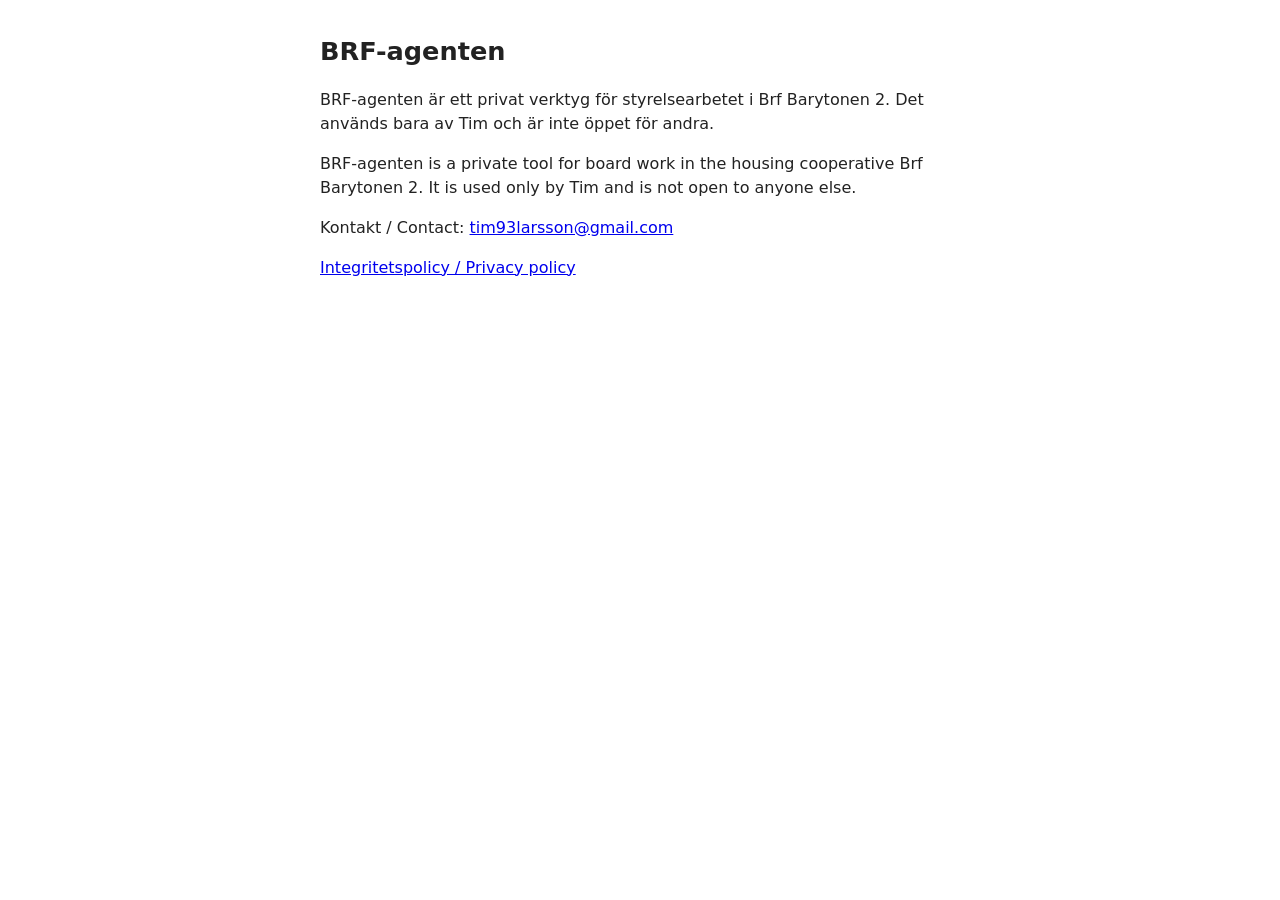
<file: index.html>
<!doctype html>
<html lang="sv">
<head>
<meta charset="utf-8">
<meta name="viewport" content="width=device-width, initial-scale=1">
<meta name="google-site-verification" content="Q_GpM7fBoYLg2QvGAxeZ01HXBhmt1t6Bblp00MxxxpI" />
<title>BRF-agenten</title>
<link rel="stylesheet" href="style.css">
</head>
<body>
<h1>BRF-agenten</h1>
<p>BRF-agenten är ett privat verktyg för styrelsearbetet i Brf Barytonen 2. Det används bara av Tim och är inte öppet för andra.</p>
<p lang="en">BRF-agenten is a private tool for board work in the housing cooperative Brf Barytonen 2. It is used only by Tim and is not open to anyone else.</p>
<p>Kontakt / Contact: <a href="mailto:tim93larsson@gmail.com">tim93larsson@gmail.com</a></p>
<p><a href="privacy.html">Integritetspolicy / Privacy policy</a></p>
</body>
</html>
</file>
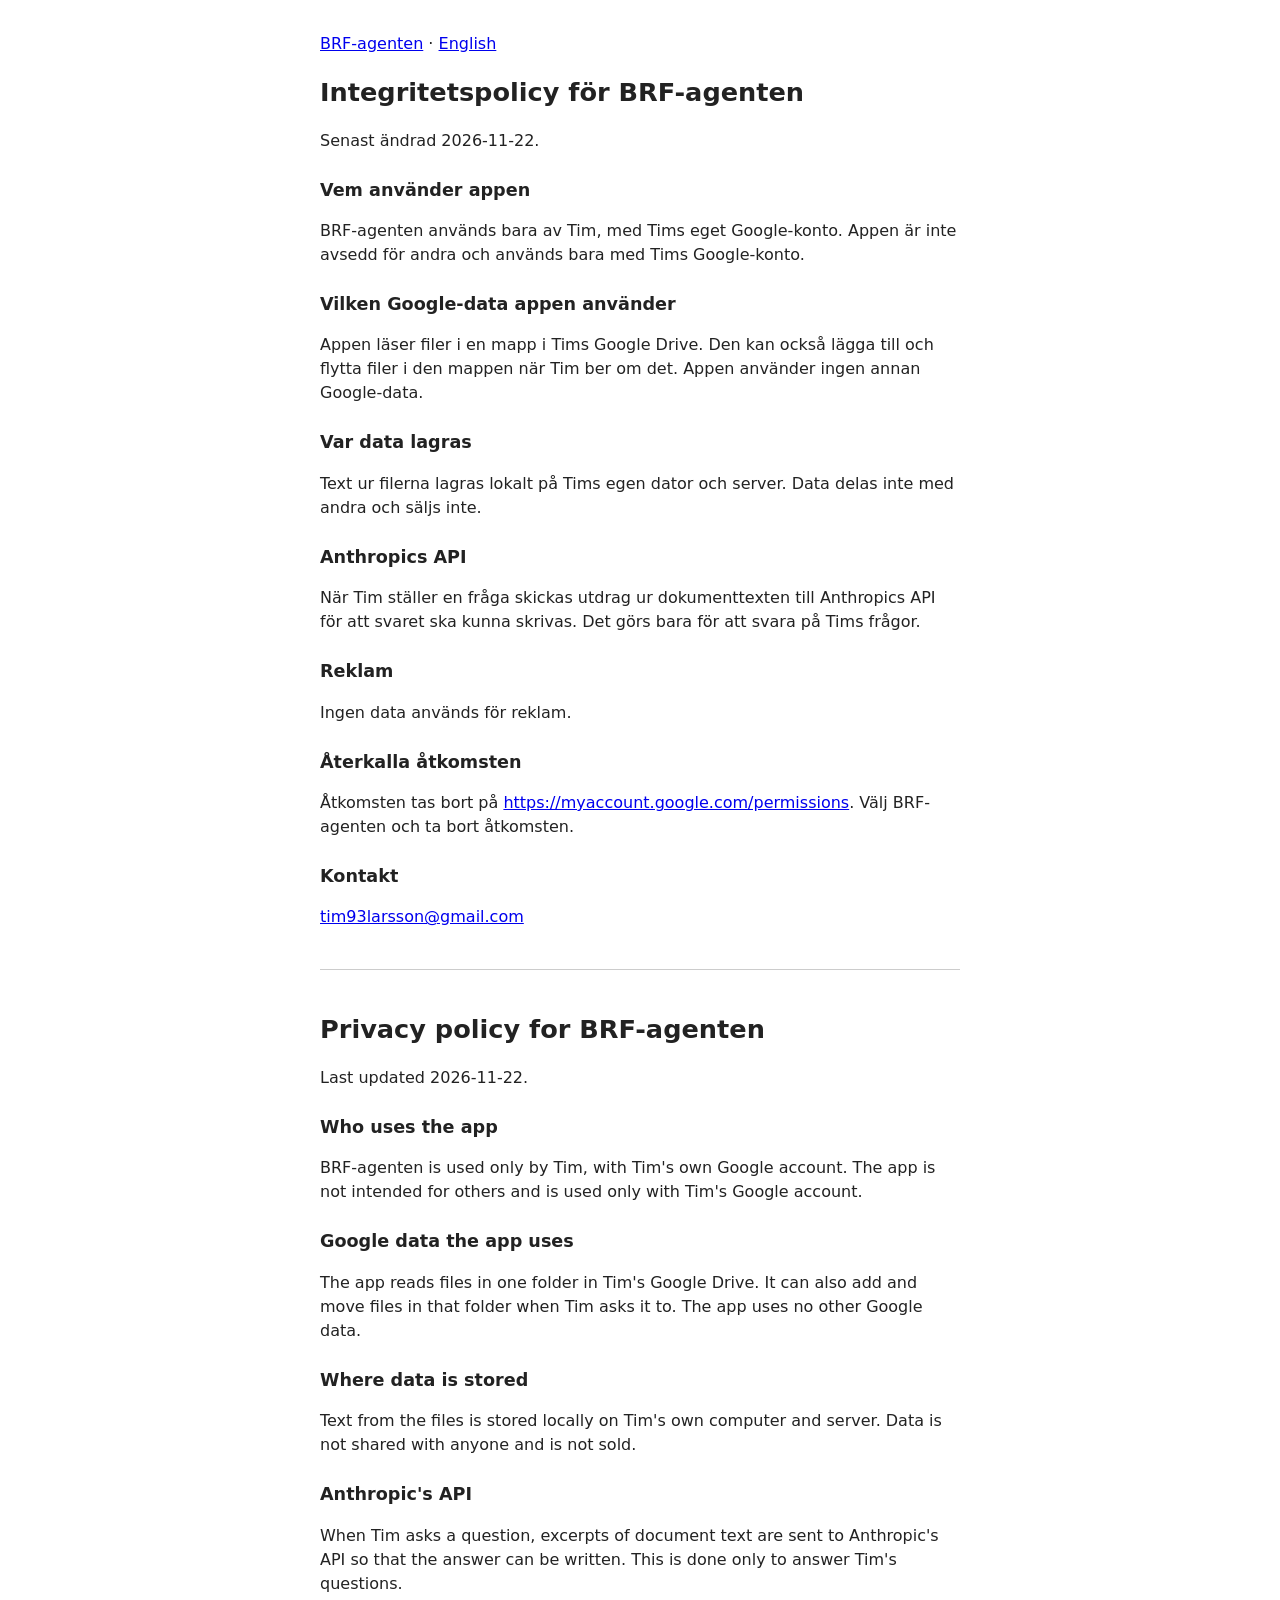
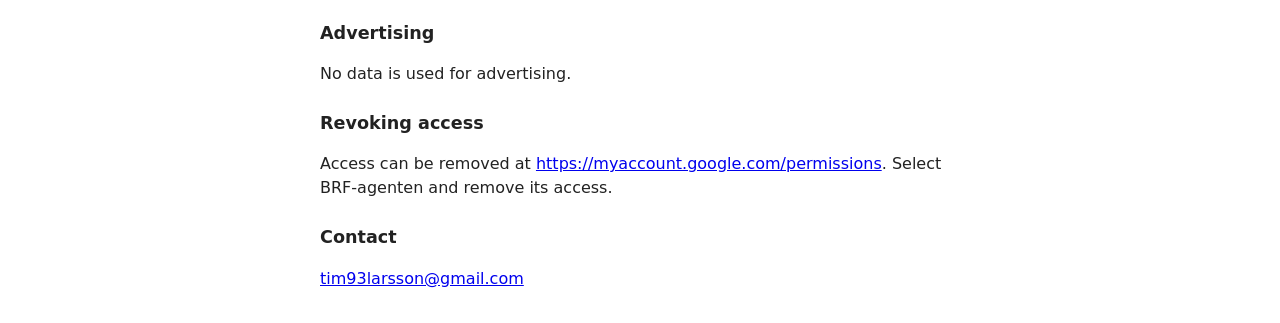
<file: privacy.html>
<!doctype html>
<html lang="sv">
<head>
<meta charset="utf-8">
<meta name="viewport" content="width=device-width, initial-scale=1">
<title>Integritetspolicy / Privacy policy: BRF-agenten</title>
<link rel="stylesheet" href="style.css">
</head>
<body>
<p><a href="./">BRF-agenten</a> · <a href="#en">English</a></p>

<h1>Integritetspolicy för BRF-agenten</h1>
<p>Senast ändrad 2026-11-22.</p>
<h2>Vem använder appen</h2>
<p>BRF-agenten används bara av Tim, med Tims eget Google-konto. Appen är inte avsedd för andra och används bara med Tims Google-konto.</p>
<h2>Vilken Google-data appen använder</h2>
<p>Appen läser filer i en mapp i Tims Google Drive. Den kan också lägga till och flytta filer i den mappen när Tim ber om det. Appen använder ingen annan Google-data.</p>
<h2>Var data lagras</h2>
<p>Text ur filerna lagras lokalt på Tims egen dator och server. Data delas inte med andra och säljs inte.</p>
<h2>Anthropics API</h2>
<p>När Tim ställer en fråga skickas utdrag ur dokumenttexten till Anthropics API för att svaret ska kunna skrivas. Det görs bara för att svara på Tims frågor.</p>
<h2>Reklam</h2>
<p>Ingen data används för reklam.</p>
<h2>Återkalla åtkomsten</h2>
<p>Åtkomsten tas bort på <a href="https://myaccount.google.com/permissions">https://myaccount.google.com/permissions</a>. Välj BRF-agenten och ta bort åtkomsten.</p>
<h2>Kontakt</h2>
<p><a href="mailto:tim93larsson@gmail.com">tim93larsson@gmail.com</a></p>

<hr>

<div lang="en" id="en">
<h1>Privacy policy for BRF-agenten</h1>
<p>Last updated 2026-11-22.</p>
<h2>Who uses the app</h2>
<p>BRF-agenten is used only by Tim, with Tim's own Google account. The app is not intended for others and is used only with Tim's Google account.</p>
<h2>Google data the app uses</h2>
<p>The app reads files in one folder in Tim's Google Drive. It can also add and move files in that folder when Tim asks it to. The app uses no other Google data.</p>
<h2>Where data is stored</h2>
<p>Text from the files is stored locally on Tim's own computer and server. Data is not shared with anyone and is not sold.</p>
<h2>Anthropic's API</h2>
<p>When Tim asks a question, excerpts of document text are sent to Anthropic's API so that the answer can be written. This is done only to answer Tim's questions.</p>
<h2>Advertising</h2>
<p>No data is used for advertising.</p>
<h2>Revoking access</h2>
<p>Access can be removed at <a href="https://myaccount.google.com/permissions">https://myaccount.google.com/permissions</a>. Select BRF-agenten and remove its access.</p>
<h2>Contact</h2>
<p><a href="mailto:tim93larsson@gmail.com">tim93larsson@gmail.com</a></p>
</div>
</body>
</html>
</file>
<file: style.css>
body { font-family: system-ui, sans-serif; max-width: 40rem; margin: 2rem auto; padding: 0 1rem; line-height: 1.5; color: #222; background: #fff; }
h1 { font-size: 1.6rem; }
h2 { font-size: 1.1rem; margin-top: 1.5rem; }
hr { margin: 2.5rem 0; border: 0; border-top: 1px solid #ccc; }
</file>
